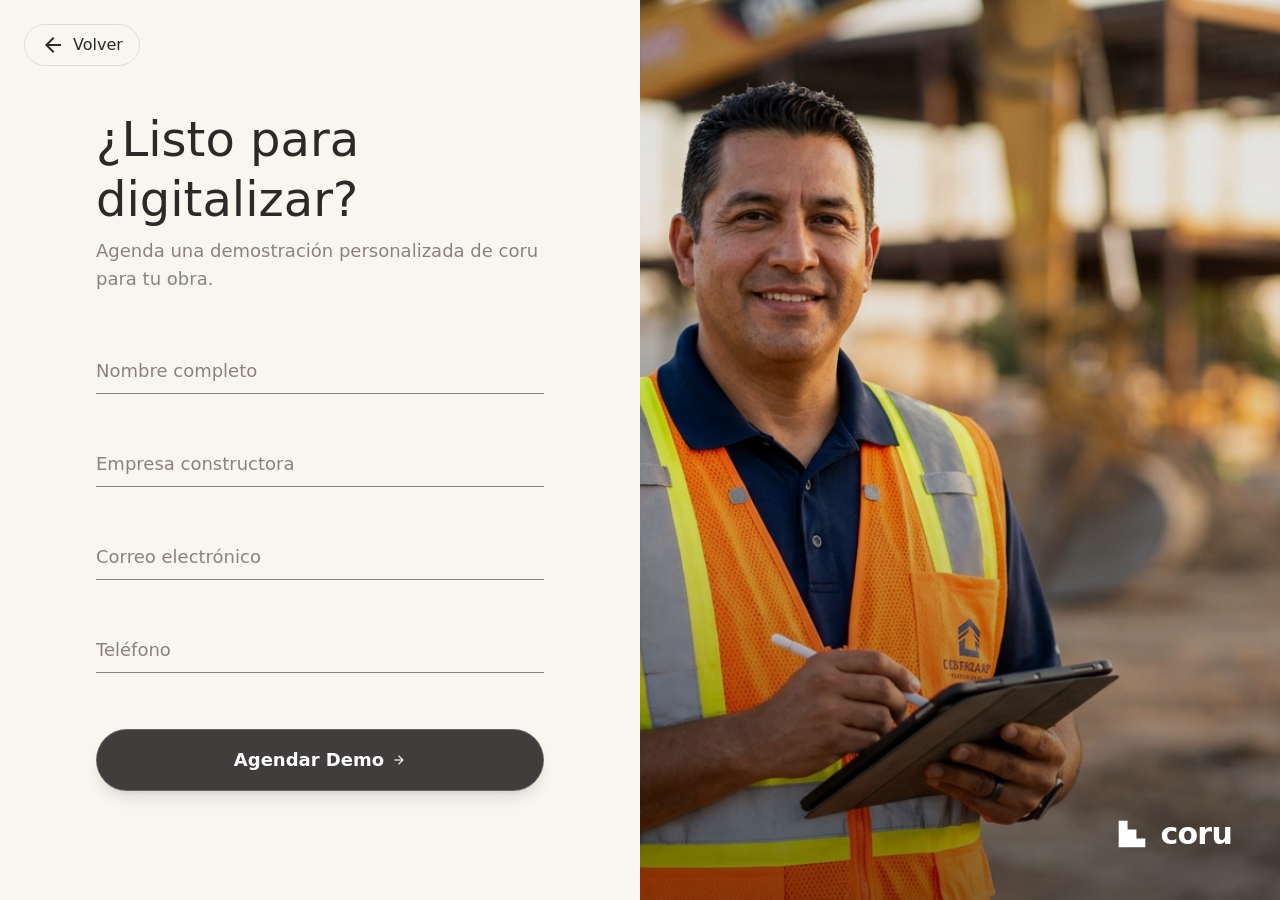
<file: demo/index.html>
<!DOCTYPE html><html lang="es"><head>
<meta charset="utf-8">
<meta content="width=device-width, initial-scale=1.0" name="viewport">
<title>coru - Agendar Demo</title>
<!-- Google Fonts -->
    <link rel="stylesheet" href="../css/plus-jakarta-sans.css">
<!-- Material Symbols -->
    <link rel="stylesheet" href="../css/material-symbols-outlined-local.css">
<!-- Tailwind CSS Local -->
<script src="../css/tailwind.js"></script>
<!-- Tailwind Configuration -->
<script id="tailwind-config">
      tailwind.config = {
        darkMode: "class",
        theme: {
          extend: {
            colors: {
              "primary": "#2C2A29",
              "background-light": "#F9F6F0",
              "background-dark": "#2C2A29",
              "surface": "rgba(255, 255, 255, 0.6)",
              "text-main": "#2C2A29",
              "text-muted": "#8A837D",
              "accent": "#4A6B53"
            },
            fontFamily: {
              "display": ["Plus Jakarta Sans"]
            },
            borderRadius: {
              "card": "24px",
              "pill": "100px"
            },
            boxShadow: {
              "glass": "0 12px 40px rgba(44, 42, 41, 0.08)"
            }
          }
        }
      }
    </script>
<style>
        /* Custom Styles for Form */
        .floating-input {
            transition: border-color 0.3s ease;
        }
        
        .floating-input:focus {
            border-bottom-color: #2C2A29;
            outline: none;
        }

        .floating-label {
            transition: all 0.2s ease-out;
            pointer-events: none;
        }

        .floating-input:focus + .floating-label,
        .floating-input:not(:placeholder-shown) + .floating-label {
            transform: translateY(-24px) scale(0.75);
            color: #2C2A29;
        }
        
        .glass-btn {
            transition: all 0.3s ease;
        }
        
        .glass-btn:hover {
            background-color: #1a1918;
            transform: scale(1.02);
        }
    </style>
</head>
<body class="bg-background-light font-body text-text-main h-screen overflow-hidden">
<!-- Minimal Header (Back to Main) -->
<header class="absolute top-0 left-0 w-full z-50 p-6 flex justify-between items-center pointer-events-none">
<div class="pointer-events-auto">
<a class="flex items-center gap-2 text-text-main hover:text-primary transition-colors backdrop-blur-md px-4 py-2 rounded-pill border border-black/10 bg-transparent" href="https://coru.cl">
<span class="material-symbols-outlined" style="font-variation-settings: 'FILL' 0;">arrow_back</span>
<span class="font-medium">Volver</span>
</a>
</div>
</header>
<main class="flex h-full w-full">
<!-- Left Side: Booking Form -->
<div class="w-full md:w-1/2 h-full flex flex-col justify-center items-center p-6 md:p-12 lg:p-24 overflow-y-auto bg-background-light relative z-10">
<!-- Mobile Logo (Visible only on mobile/tablet) -->
<div class="md:hidden flex items-center gap-3 text-text-main mb-12 w-full max-w-[480px]">
<div class="size-6 text-primary">
<svg fill="none" viewBox="0 0 48 48" xmlns="http://www.w3.org/2000/svg">
<path d="M4 4H17.3334V17.3334H30.6666V30.6666H44V44H4V4Z" fill="currentColor"></path>
</svg>
</div>
<h2 class="font-heading text-2xl font-bold tracking-tight">coru</h2>
</div>
<div class="w-full max-w-[480px]">
<h1 class="font-heading text-4xl md:text-[48px] font-medium leading-tight mb-2 text-text-main">
                    ¿Listo para digitalizar?
                </h1>
<p class="text-text-muted text-lg mb-10 font-body">
                    Agenda una demostración personalizada de coru para tu obra.
                </p>
<form class="space-y-8" id="booking-form" onsubmit="submitForm(event);">
<!-- Nombre Input -->
<div class="relative pt-4">
<input class="floating-input block w-full bg-transparent border-0 border-b border-text-muted text-text-main text-lg focus:ring-0 px-0 py-2 placeholder-transparent" id="nombre" name="nombre" placeholder=" " required="" type="text">
<label class="floating-label absolute left-0 top-6 text-text-muted text-lg origin-left" for="nombre">
                            Nombre completo
                        </label>
</div>
<!-- Empresa Input -->
<div class="relative pt-4">
<input class="floating-input block w-full bg-transparent border-0 border-b border-text-muted text-text-main text-lg focus:ring-0 px-0 py-2 placeholder-transparent" id="empresa" name="empresa" placeholder=" " required="" type="text">
<label class="floating-label absolute left-0 top-6 text-text-muted text-lg origin-left" for="empresa">
                            Empresa constructora
                        </label>
</div>
<!-- Email Input -->
<div class="relative pt-4">
<input class="floating-input block w-full bg-transparent border-0 border-b border-text-muted text-text-main text-lg focus:ring-0 px-0 py-2 placeholder-transparent" id="email" name="email" placeholder=" " required="" type="email">
<label class="floating-label absolute left-0 top-6 text-text-muted text-lg origin-left" for="email">
                            Correo electrónico
                        </label>
</div>
<!-- Teléfono Input -->
<div class="relative pt-4">
<input class="floating-input block w-full bg-transparent border-0 border-b border-text-muted text-text-main text-lg focus:ring-0 px-0 py-2 placeholder-transparent" id="telefono" name="telefono" placeholder=" " required="" type="tel">
<label class="floating-label absolute left-0 top-6 text-text-muted text-lg origin-left" for="telefono">
                            Teléfono
                        </label>
</div>
<!-- Submit Button -->
<div class="pt-6">
<button class="glass-btn w-full bg-[#2C2A29]/90 text-white font-bold text-lg py-4 rounded-pill shadow-lg flex items-center justify-center gap-2 backdrop-blur-md border border-white/20" id="submit-btn" type="submit">
<span class="">Agendar Demo</span>
<span class="material-symbols-outlined text-sm" style="font-variation-settings: 'FILL' 0;">arrow_forward</span>
</button>
</div>
<!-- Success State (Hidden initially) -->
<div class="hidden flex-col items-center justify-center py-8 text-center animate-fade-in" id="success-message">
<div class="size-16 rounded-full bg-accent/20 text-accent flex items-center justify-center mb-4">
<span class="material-symbols-outlined text-3xl" style="font-variation-settings: 'FILL' 1;">check_circle</span>
</div>
<h3 class="font-heading text-2xl font-medium text-text-main mb-2">¡Solicitud enviada!</h3>
<p class="text-text-muted">Te contactaremos en breve para coordinar el horario.</p>
</div>
<p aria-live="polite" class="hidden text-center text-red-700" id="error-message"></p>
</form>
</div>
</div>
<!-- Right Side: Immersive Image (Hidden on tablet/mobile) -->
<div class="hidden md:block w-1/2 h-full relative bg-black">
<img alt="Professional construction project manager" class="absolute inset-0 w-full h-full object-cover opacity-90" src="images/professional_portrait_of_a_latino_construction_project_manager_or_safety.jpg">
<div class="absolute inset-0 bg-gradient-to-t from-black/40 via-transparent to-transparent"></div>
<!-- Logo Floating over image -->
<div class="absolute bottom-12 right-12">
<div class="flex items-center gap-3 text-white">
<div class="size-8">
<svg fill="none" viewBox="0 0 48 48" xmlns="http://www.w3.org/2000/svg">
<path d="M4 4H17.3334V17.3334H30.6666V30.6666H44V44H4V4Z" fill="currentColor"></path>
</svg>
</div>
<h2 class="font-heading text-3xl font-bold tracking-tight">coru</h2>
</div>
</div>
</div>
</main>
<script>
        async function submitForm(event) {
            event.preventDefault();

            const btn = document.getElementById('submit-btn');
            const form = document.getElementById('booking-form');
            const formInputs = document.querySelectorAll('.floating-input');
            const successMsg = document.getElementById('success-message');
            const errorMsg = document.getElementById('error-message');
            const originalButtonContent = btn.innerHTML;
            const formData = new FormData(form);
            const payload = {
                nombre_completo: formData.get('nombre'),
                constructora: formData.get('empresa'),
                correo_electronico: formData.get('email'),
                telefono: formData.get('telefono')
            };
            
            errorMsg.classList.add('hidden');
            btn.disabled = true;
            btn.innerHTML = '<span class="material-symbols-outlined animate-spin" style="font-variation-settings: \'FILL\' 0;">sync</span>';
            btn.style.opacity = '0.7';

            try {
                const response = await fetch('https://costos.minck.cl/contacto/enviar', {
                    method: 'POST',
                    headers: {
                        'Content-Type': 'application/json'
                    },
                    body: JSON.stringify(payload)
                });

                if (!response.ok) {
                    throw new Error(`Error del servidor: ${response.status}`);
                }

                // Hide inputs and button
                formInputs.forEach(input => input.parentElement.style.display = 'none');
                btn.parentElement.style.display = 'none';

                // Show success
                successMsg.classList.remove('hidden');
                successMsg.classList.add('flex');
            } catch (error) {
                btn.disabled = false;
                btn.innerHTML = originalButtonContent;
                btn.style.opacity = '1';
                errorMsg.textContent = 'No pudimos enviar tu solicitud. Revisa tu conexión e inténtalo nuevamente.';
                errorMsg.classList.remove('hidden');
                console.error('Error al enviar el formulario de contacto:', error);
            }
        }
    </script>


</body></html>
</file>
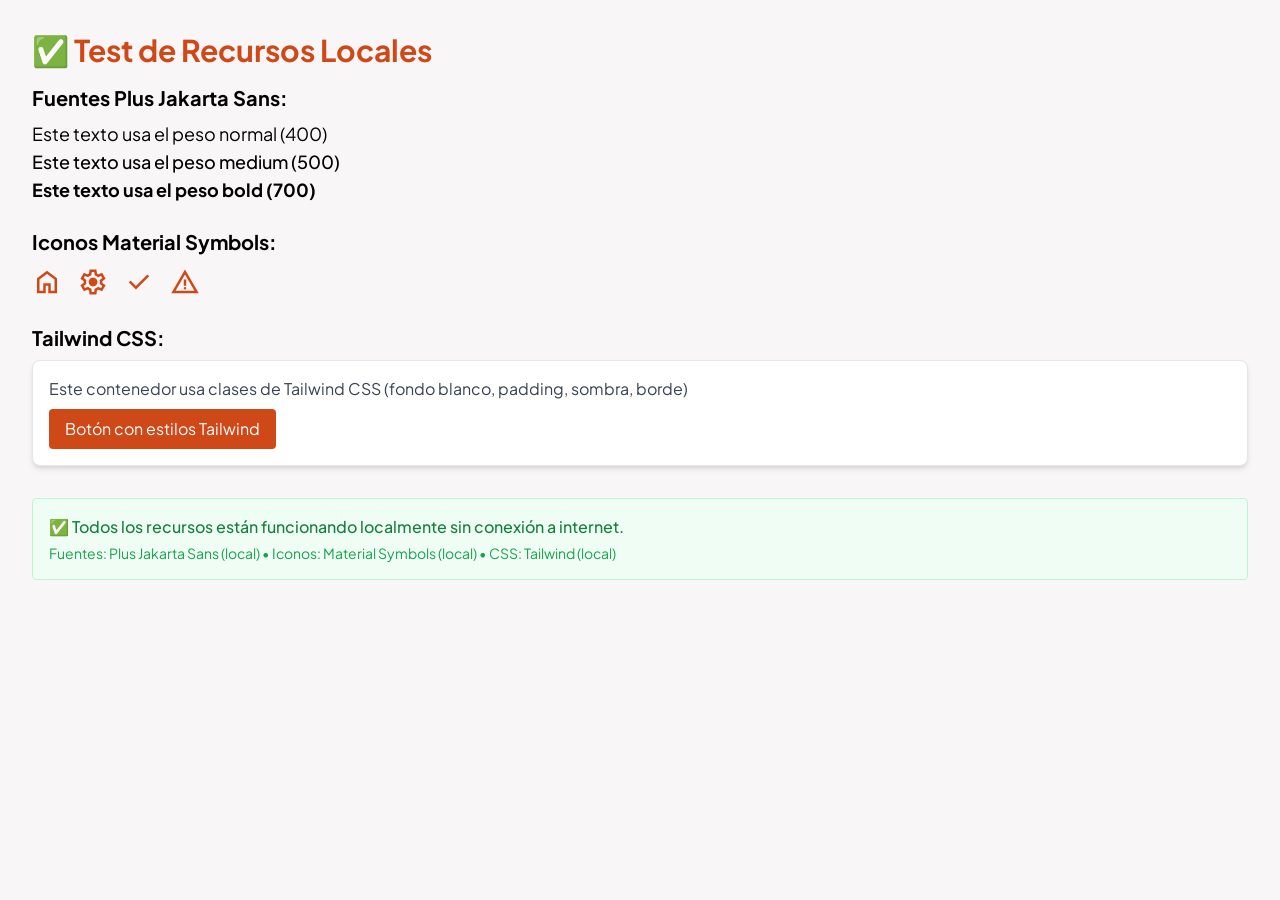
<file: test-local.html>
<!DOCTYPE html>
<html lang="es">
<head>
    <meta charset="UTF-8">
    <meta name="viewport" content="width=device-width, initial-scale=1.0">
    <title>Test de Recursos Locales</title>
    <!-- Fonts Locales -->
    <link rel="stylesheet" href="css/plus-jakarta-sans.css">
    <link rel="stylesheet" href="css/material-symbols-outlined-local.css">
    <!-- Tailwind CSS Local -->
    <script src="css/tailwind.js"></script>
    <script>
        tailwind.config = {
            darkMode: "class",
            theme: {
                extend: {
                    colors: {
                        "primary": "#cf4817",
                        "background-light": "#f8f6f6",
                    },
                    fontFamily: {
                        "display": ["Plus Jakarta Sans"]
                    },
                },
            },
        }
    </script>
</head>
<body class="bg-background-light p-8 font-display">
    <h1 class="text-3xl font-bold text-primary mb-4">✅ Test de Recursos Locales</h1>
    
    <div class="mb-6">
        <h2 class="text-xl font-semibold mb-2">Fuentes Plus Jakarta Sans:</h2>
        <p class="font-normal text-lg">Este texto usa el peso normal (400)</p>
        <p class="font-medium text-lg">Este texto usa el peso medium (500)</p>
        <p class="font-bold text-lg">Este texto usa el peso bold (700)</p>
    </div>
    
    <div class="mb-6">
        <h2 class="text-xl font-semibold mb-2">Iconos Material Symbols:</h2>
        <div class="flex gap-4 items-center">
            <span class="material-symbols-outlined text-3xl text-primary">home</span>
            <span class="material-symbols-outlined text-3xl text-primary">settings</span>
            <span class="material-symbols-outlined text-3xl text-primary">done</span>
            <span class="material-symbols-outlined text-3xl text-primary">warning</span>
        </div>
    </div>
    
    <div class="mb-6">
        <h2 class="text-xl font-semibold mb-2">Tailwind CSS:</h2>
        <div class="bg-white p-4 rounded-lg shadow-md border">
            <p class="text-gray-700">Este contenedor usa clases de Tailwind CSS (fondo blanco, padding, sombra, borde)</p>
            <button class="mt-2 px-4 py-2 bg-primary text-white rounded hover:bg-opacity-90 transition">
                Botón con estilos Tailwind
            </button>
        </div>
    </div>
    
    <div class="mt-8 p-4 bg-green-50 border border-green-200 rounded">
        <p class="text-green-700 font-medium">✅ Todos los recursos están funcionando localmente sin conexión a internet.</p>
        <p class="text-green-600 text-sm mt-1">Fuentes: Plus Jakarta Sans (local) • Iconos: Material Symbols (local) • CSS: Tailwind (local)</p>
    </div>
</body>
</html>
</file>
<file: css/plus-jakarta-sans.css>
@font-face {
  font-family: 'Plus Jakarta Sans';
  font-style: normal;
  font-weight: 400;
  font-display: swap;
  src: url(../fonts/plus-jakarta-sans-regular.ttf) format('truetype');
}
@font-face {
  font-family: 'Plus Jakarta Sans';
  font-style: normal;
  font-weight: 500;
  font-display: swap;
  src: url(../fonts/plus-jakarta-sans-medium.ttf) format('truetype');
}
@font-face {
  font-family: 'Plus Jakarta Sans';
  font-style: normal;
  font-weight: 700;
  font-display: swap;
  src: url(../fonts/plus-jakarta-sans-bold.ttf) format('truetype');
}
</file>
<file: css/material-symbols-outlined-local.css>
@font-face {
  font-family: 'Material Symbols Outlined';
  font-style: normal;
  font-weight: 400;
  font-display: swap;
  src: url(../fonts/material-symbols-outlined-regular.ttf) format('truetype');
}

.material-symbols-outlined {
  font-family: 'Material Symbols Outlined';
  font-weight: normal;
  font-style: normal;
  font-size: 24px;
  line-height: 1;
  letter-spacing: normal;
  text-transform: none;
  display: inline-block;
  white-space: nowrap;
  word-wrap: normal;
  direction: ltr;
}
</file>
